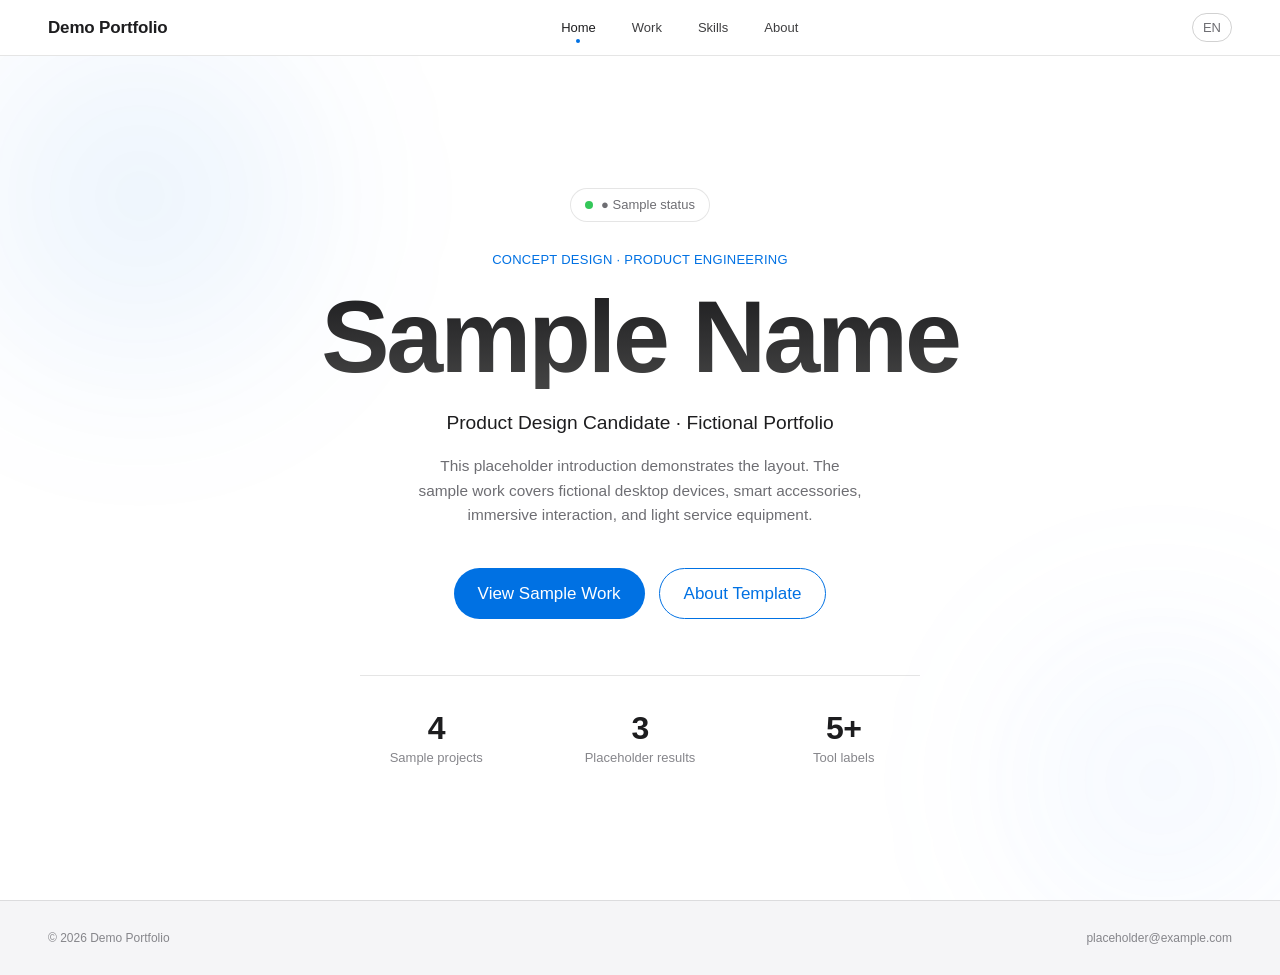
<file: index.html>
<!DOCTYPE html>
<html lang="zh-CN">
<head>
  <meta charset="UTF-8" />
  <meta name="viewport" content="width=device-width, initial-scale=1.0, viewport-fit=cover" />
  <meta name="theme-color" content="#FFFFFF" />
  <meta name="description" content="Demo Portfolio - placeholder product design portfolio template." />
  <title>Demo Portfolio</title>
  <link rel="stylesheet" href="assets/css/style.css" />
</head>
<body data-page="home">

  <header class="nav">
    <a href="index.html" class="nav__brand">Demo Portfolio</a>
    <nav class="nav__links" aria-label="Primary">
      <a href="index.html" class="nav__link" data-page-link="home" data-i18n="nav.home">首页</a>
      <a href="work.html" class="nav__link" data-page-link="work" data-i18n="nav.work">作品</a>
      <a href="skills.html" class="nav__link" data-page-link="skills" data-i18n="nav.skills">能力</a>
      <a href="about.html" class="nav__link" data-page-link="about" data-i18n="nav.about">关于</a>
    </nav>
    <div class="nav__right">
      <button class="lang-toggle" id="langToggle" aria-label="Toggle language">
        <span data-lang="zh">中文</span>
        <span data-lang="en" hidden>EN</span>
      </button>
      <button class="menu-toggle" id="menuToggle" aria-label="Menu" aria-expanded="false">
        <span></span><span></span>
      </button>
    </div>
  </header>

  <div class="mobile-menu" id="mobileMenu" aria-hidden="true">
    <nav>
      <a href="index.html" data-i18n="nav.home">首页</a>
      <a href="work.html" data-i18n="nav.work">作品</a>
      <a href="skills.html" data-i18n="nav.skills">能力</a>
      <a href="about.html" data-i18n="nav.about">关于</a>
    </nav>
    <div class="mobile-menu__foot">
      <span data-i18n="about.basedV">示例城市 · 示例国家</span>
      <span data-i18n="footer.email">placeholder@example.com</span>
    </div>
  </div>

  <main class="welcome">
    <div class="welcome__inner">
      <div class="welcome__badge">
        <span class="welcome__dot"></span>
        <span data-i18n="welcome.status">● 示例状态</span>
      </div>

      <p class="welcome__eyebrow" data-i18n="welcome.eyebrow">概念设计 · 产品工程</p>
      <h1 class="welcome__title" data-i18n="welcome.title">示例姓名</h1>
      <p class="welcome__role" data-i18n="welcome.role">产品设计候选人 · 虚构作品集</p>
      <p class="welcome__sub" data-i18n="welcome.sub">这是一段占位简介，用于展示页面排版。示例项目覆盖虚构产品方向。</p>

      <div class="welcome__cta">
        <a href="work.html" class="btn" data-i18n="welcome.cta1">查看示例作品</a>
        <a href="about.html" class="btn btn--ghost" data-i18n="welcome.cta2">了解模板</a>
      </div>

      <ul class="welcome__stats">
        <li>
          <strong>4</strong>
          <span data-i18n="welcome.stat1">示例项目</span>
        </li>
        <li>
          <strong>3</strong>
          <span data-i18n="welcome.stat2">占位成果</span>
        </li>
        <li>
          <strong>5+</strong>
          <span data-i18n="welcome.stat3">工具标签</span>
        </li>
      </ul>
    </div>
  </main>

  <footer class="footer">
    <div class="footer__inner">
      <span data-i18n="footer.note">© 2026 Demo Portfolio</span>
      <a href="mailto:placeholder@example.com" data-i18n="footer.email">placeholder@example.com</a>
    </div>
  </footer>

  <script src="assets/js/i18n.js" defer></script>
  <script src="assets/js/main.js" defer></script>
</body>
</html>
</file>
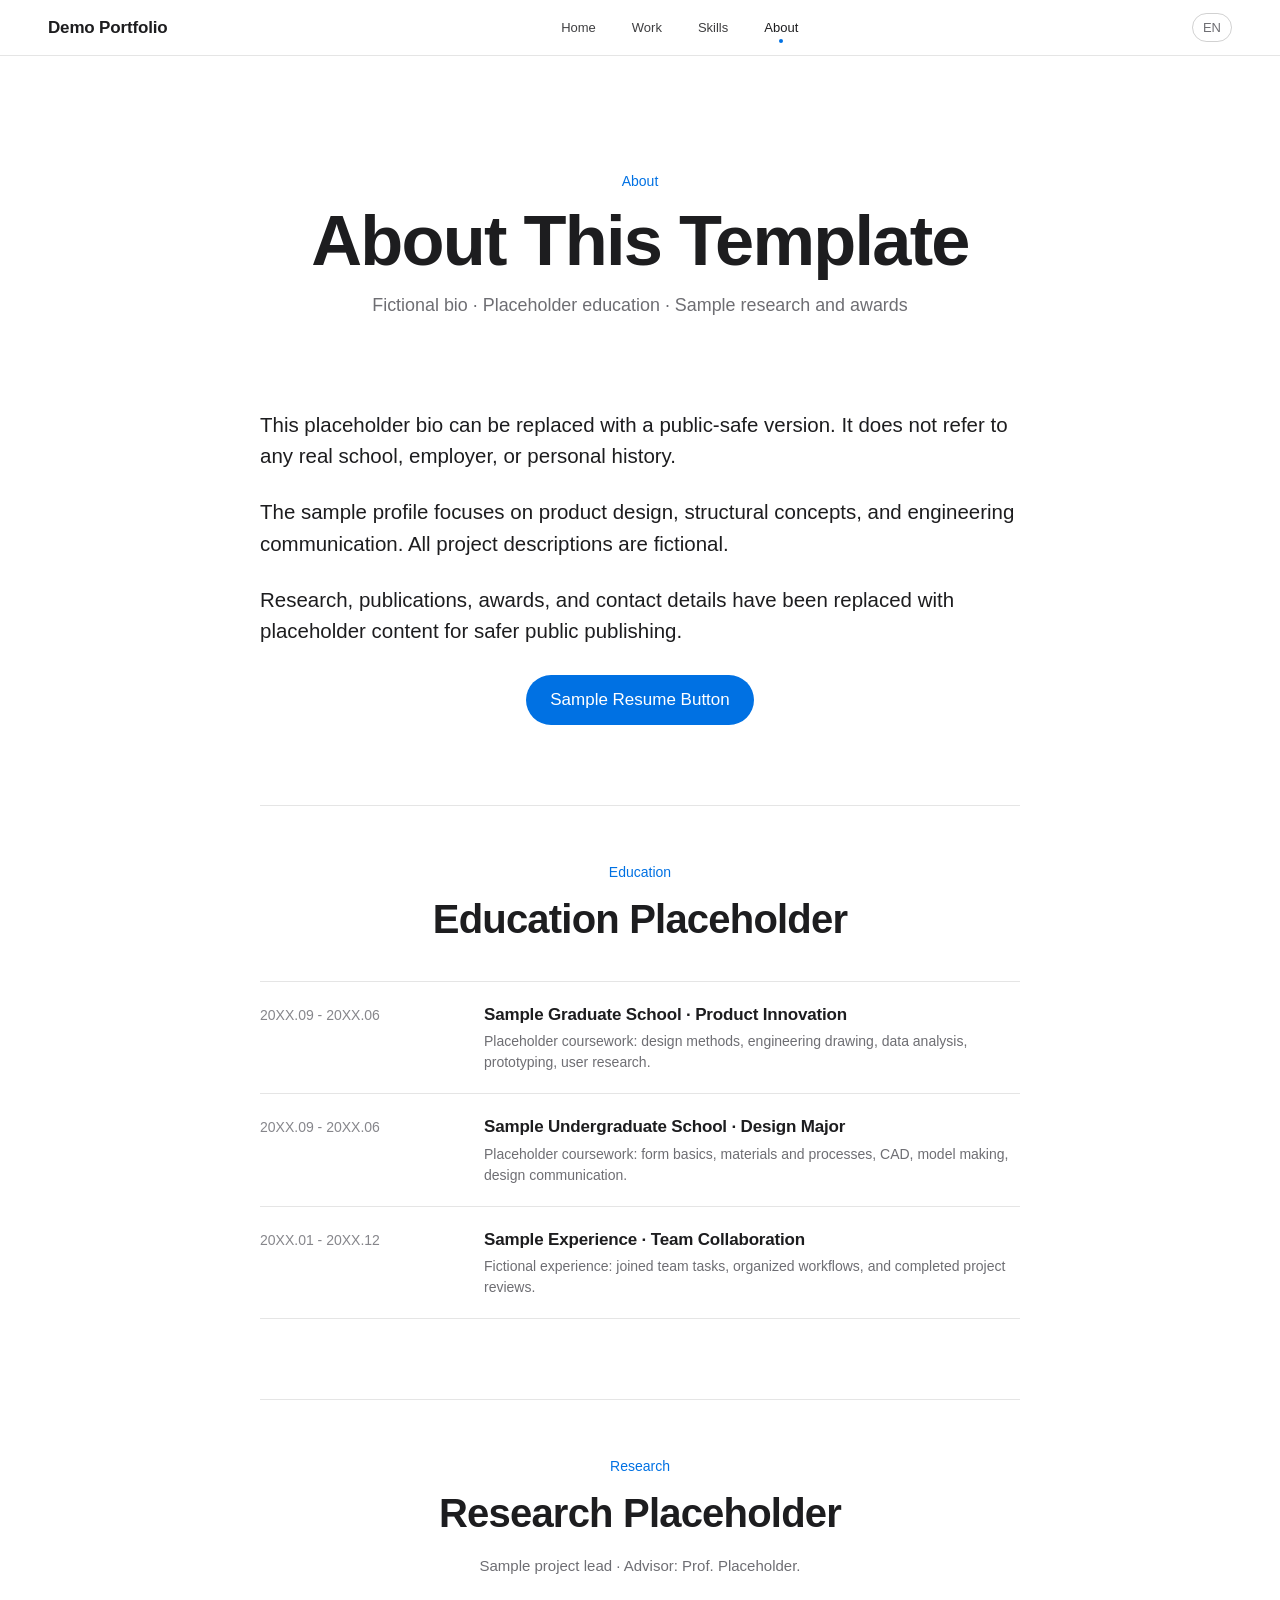
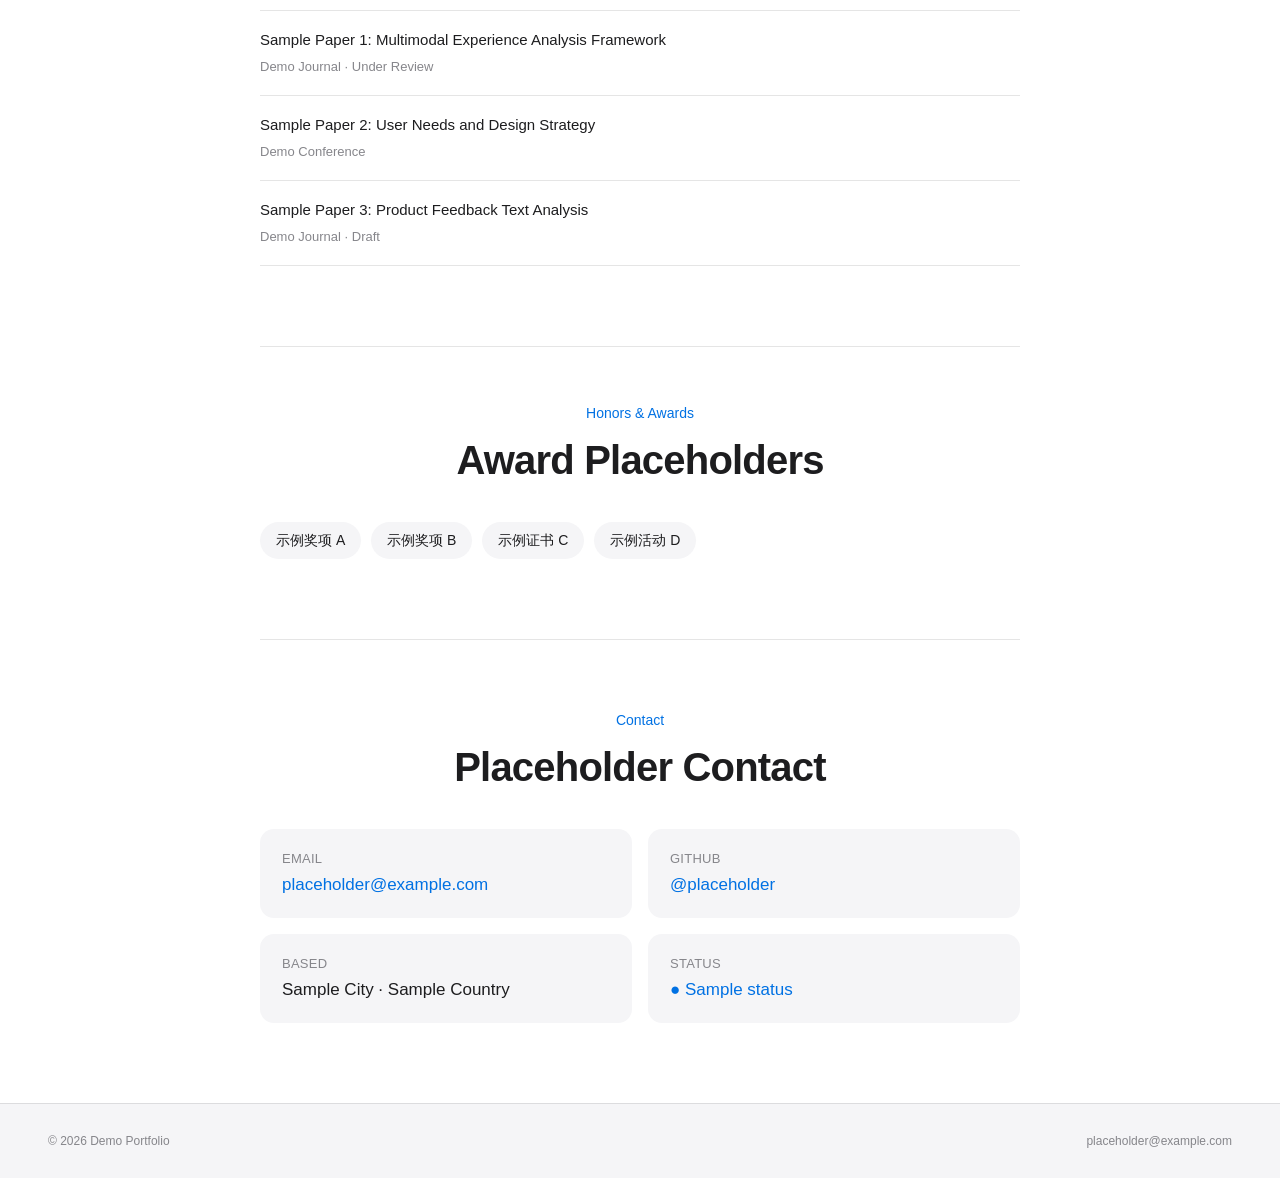
<file: about.html>
<!DOCTYPE html>
<html lang="zh-CN">
<head>
  <meta charset="UTF-8" />
  <meta name="viewport" content="width=device-width, initial-scale=1.0, viewport-fit=cover" />
  <meta name="theme-color" content="#FFFFFF" />
  <meta name="description" content="Demo Portfolio - placeholder about page." />
  <title>关于占位 · Demo Portfolio</title>
  <link rel="stylesheet" href="assets/css/style.css" />
</head>
<body data-page="about">

  <header class="nav">
    <a href="index.html" class="nav__brand">Demo Portfolio</a>
    <nav class="nav__links" aria-label="Primary">
      <a href="index.html" class="nav__link" data-page-link="home" data-i18n="nav.home">首页</a>
      <a href="work.html" class="nav__link" data-page-link="work" data-i18n="nav.work">作品</a>
      <a href="skills.html" class="nav__link" data-page-link="skills" data-i18n="nav.skills">能力</a>
      <a href="about.html" class="nav__link" data-page-link="about" data-i18n="nav.about">关于</a>
    </nav>
    <div class="nav__right">
      <button class="lang-toggle" id="langToggle" aria-label="Toggle language">
        <span data-lang="zh">中文</span>
        <span data-lang="en" hidden>EN</span>
      </button>
      <button class="menu-toggle" id="menuToggle" aria-label="Menu" aria-expanded="false">
        <span></span><span></span>
      </button>
    </div>
  </header>

  <div class="mobile-menu" id="mobileMenu" aria-hidden="true">
    <nav>
      <a href="index.html" data-i18n="nav.home">首页</a>
      <a href="work.html" data-i18n="nav.work">作品</a>
      <a href="skills.html" data-i18n="nav.skills">能力</a>
      <a href="about.html" data-i18n="nav.about">关于</a>
    </nav>
    <div class="mobile-menu__foot">
      <span data-i18n="about.basedV">示例城市 · 示例国家</span>
      <span data-i18n="footer.email">placeholder@example.com</span>
    </div>
  </div>

  <main class="page">
    <header class="page-hero">
      <p class="page-hero__eyebrow" data-i18n="about.eyebrow">About</p>
      <h1 class="page-hero__title" data-i18n="about.title">关于这个模板</h1>
      <p class="page-hero__lead" data-i18n="about.lead">虚构个人简介 · 占位教育经历 · 示例研究与奖项</p>
    </header>

    <section class="about">
      <div class="about__bio">
        <p data-i18n="about.p1">这里是一段占位个人简介，可替换为公开安全版本。</p>
        <p data-i18n="about.p2">示例人物关注产品设计、结构概念与工程表达，项目描述均为虚构场景。</p>
        <p data-i18n="about.p3">研究、论文、奖项与联系方式均已替换为占位内容。</p>
        <div class="about__cta">
          <a class="btn" href="#" data-i18n="about.cv">示例简历按钮</a>
        </div>
      </div>

      <section class="about-section">
        <header class="about-section__head">
          <p class="about-section__eyebrow" data-i18n="edu.eyebrow">Education</p>
          <h2 class="about-section__title" data-i18n="edu.title">教育背景占位</h2>
        </header>

        <ul class="timeline">
          <li class="timeline__item">
            <p class="timeline__period" data-i18n="edu.e1.period">20XX.09 - 20XX.06</p>
            <div>
              <h3 class="timeline__title" data-i18n="edu.e1.title">示例研究生院 · 产品创新方向</h3>
              <p class="timeline__detail" data-i18n="edu.e1.detail">占位课程：设计方法、工程制图、数据分析、产品原型、用户研究。</p>
            </div>
          </li>
          <li class="timeline__item">
            <p class="timeline__period" data-i18n="edu.e2.period">20XX.09 - 20XX.06</p>
            <div>
              <h3 class="timeline__title" data-i18n="edu.e2.title">示例本科院校 · 设计相关专业</h3>
              <p class="timeline__detail" data-i18n="edu.e2.detail">占位课程：造型基础、材料工艺、计算机辅助设计、模型制作、设计表达。</p>
            </div>
          </li>
          <li class="timeline__item">
            <p class="timeline__period" data-i18n="edu.e3.period">20XX.01 - 20XX.12</p>
            <div>
              <h3 class="timeline__title" data-i18n="edu.e3.title">示例经历 · 团队协作</h3>
              <p class="timeline__detail" data-i18n="edu.e3.detail">虚构经历说明：参与团队任务、流程整理与项目复盘，获得示例表彰。</p>
            </div>
          </li>
        </ul>
      </section>

      <section class="about-section">
        <header class="about-section__head">
          <p class="about-section__eyebrow" data-i18n="pub.eyebrow">Research</p>
          <h2 class="about-section__title" data-i18n="pub.title">研究与成果占位</h2>
          <p class="about-section__lead" data-i18n="pub.lead">示例课题负责人 · 指导老师：Prof. Placeholder。</p>
        </header>

        <ul class="pubs">
          <li class="pub">
            <h3 class="pub__title" data-i18n="pub.p1.title">示例论文 1：多模态体验分析框架（占位标题）</h3>
            <p class="pub__meta" data-i18n="pub.p1.meta">Demo Journal · Under Review</p>
          </li>
          <li class="pub">
            <h3 class="pub__title" data-i18n="pub.p2.title">示例论文 2：用户需求与设计策略研究（占位标题）</h3>
            <p class="pub__meta" data-i18n="pub.p2.meta">Demo Conference</p>
          </li>
          <li class="pub">
            <h3 class="pub__title" data-i18n="pub.p3.title">示例论文 3：产品反馈文本分析方法（占位标题）</h3>
            <p class="pub__meta" data-i18n="pub.p3.meta">Demo Journal · Draft</p>
          </li>
        </ul>
      </section>

      <section class="about-section">
        <header class="about-section__head">
          <p class="about-section__eyebrow" data-i18n="aw.eyebrow">Honors &amp; Awards</p>
          <h2 class="about-section__title" data-i18n="aw.title">奖项占位</h2>
        </header>

        <ul class="chips">
          <li>示例奖项 A</li>
          <li>示例奖项 B</li>
          <li>示例证书 C</li>
          <li>示例活动 D</li>
        </ul>
      </section>

      <section class="about__contact">
        <header class="about__contact-head">
          <p class="about__contact-eyebrow" data-i18n="about.contactEyebrow">Contact</p>
          <h2 class="about__contact-title" data-i18n="about.contactTitle">联系方式占位</h2>
        </header>

        <ul class="contact-cards">
          <li class="contact-card">
            <span class="contact-card__k">Email</span>
            <a class="contact-card__v" href="mailto:placeholder@example.com">placeholder@example.com</a>
          </li>
          <li class="contact-card">
            <span class="contact-card__k">GitHub</span>
            <a class="contact-card__v" href="#" target="_blank" rel="noopener">@placeholder</a>
          </li>
          <li class="contact-card">
            <span class="contact-card__k" data-i18n="about.basedK">坐标</span>
            <span class="contact-card__v" data-i18n="about.basedV">示例城市 · 示例国家</span>
          </li>
          <li class="contact-card">
            <span class="contact-card__k" data-i18n="about.availK">状态</span>
            <span class="contact-card__v is-accent" data-i18n="about.availV">● 示例状态</span>
          </li>
        </ul>
      </section>
    </section>
  </main>

  <footer class="footer">
    <div class="footer__inner">
      <span data-i18n="footer.note">© 2026 Demo Portfolio</span>
      <a href="mailto:placeholder@example.com" data-i18n="footer.email">placeholder@example.com</a>
    </div>
  </footer>

  <script src="assets/js/i18n.js" defer></script>
  <script src="assets/js/main.js" defer></script>
</body>
</html>
</file>
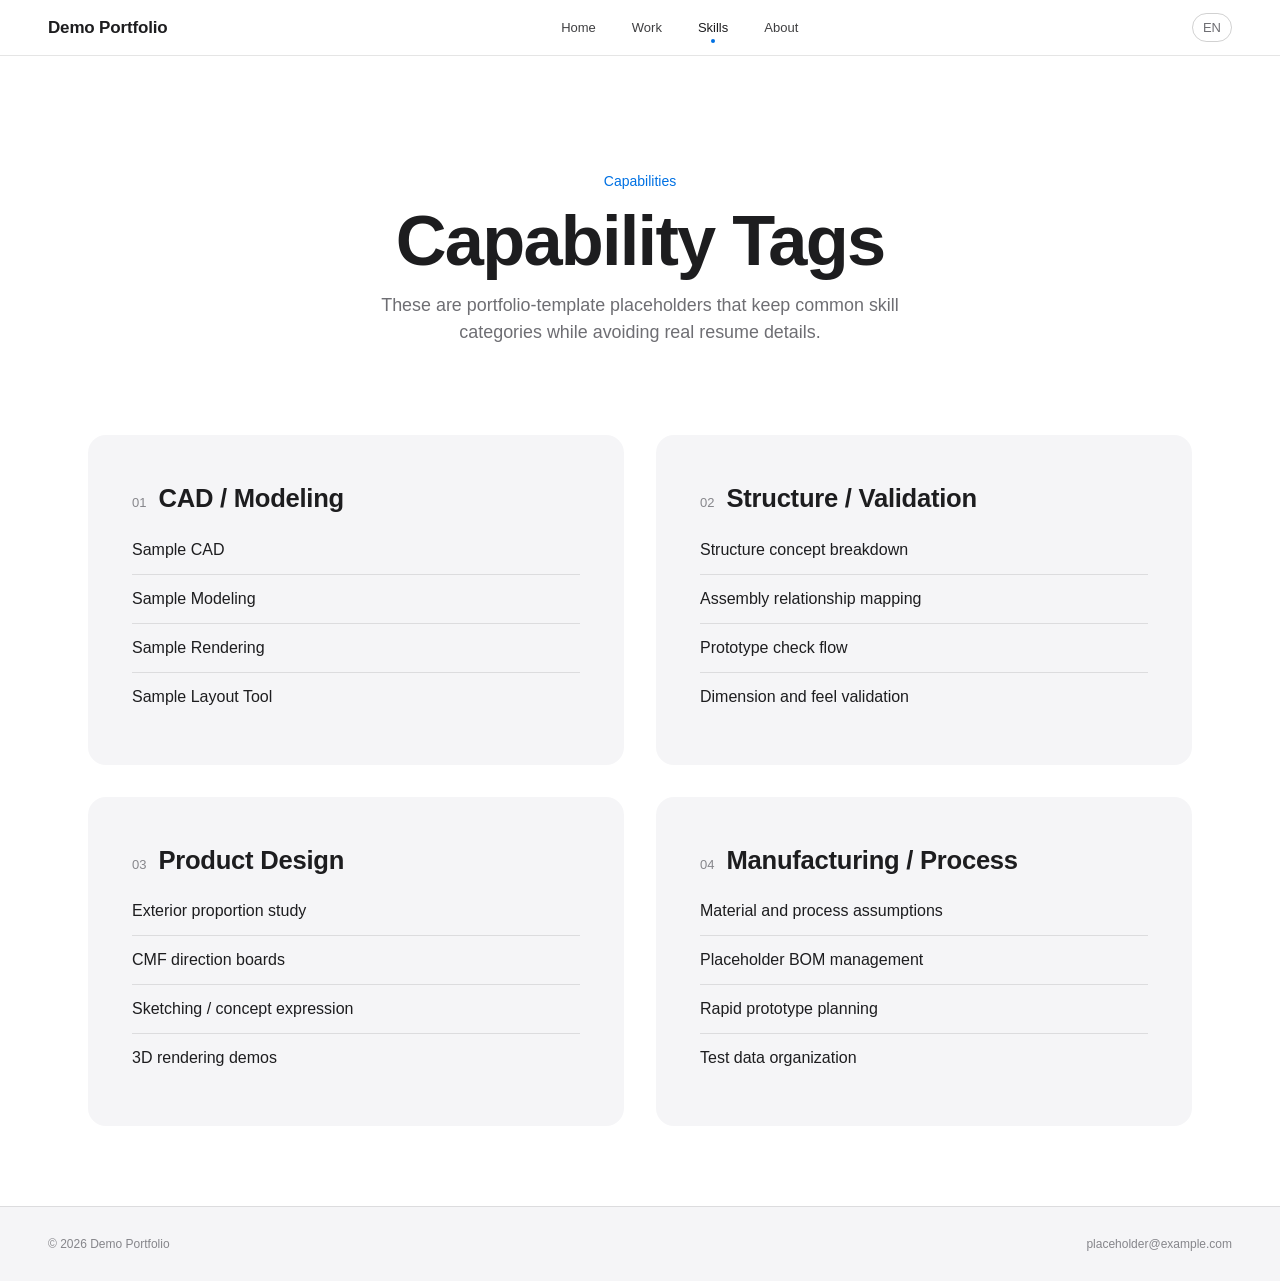
<file: skills.html>
<!DOCTYPE html>
<html lang="zh-CN">
<head>
  <meta charset="UTF-8" />
  <meta name="viewport" content="width=device-width, initial-scale=1.0, viewport-fit=cover" />
  <meta name="theme-color" content="#FFFFFF" />
  <meta name="description" content="Demo Portfolio - placeholder capability tags." />
  <title>能力占位 · Demo Portfolio</title>
  <link rel="stylesheet" href="assets/css/style.css" />
</head>
<body data-page="skills">

  <header class="nav">
    <a href="index.html" class="nav__brand">Demo Portfolio</a>
    <nav class="nav__links" aria-label="Primary">
      <a href="index.html" class="nav__link" data-page-link="home" data-i18n="nav.home">首页</a>
      <a href="work.html" class="nav__link" data-page-link="work" data-i18n="nav.work">作品</a>
      <a href="skills.html" class="nav__link" data-page-link="skills" data-i18n="nav.skills">能力</a>
      <a href="about.html" class="nav__link" data-page-link="about" data-i18n="nav.about">关于</a>
    </nav>
    <div class="nav__right">
      <button class="lang-toggle" id="langToggle" aria-label="Toggle language">
        <span data-lang="zh">中文</span>
        <span data-lang="en" hidden>EN</span>
      </button>
      <button class="menu-toggle" id="menuToggle" aria-label="Menu" aria-expanded="false">
        <span></span><span></span>
      </button>
    </div>
  </header>

  <div class="mobile-menu" id="mobileMenu" aria-hidden="true">
    <nav>
      <a href="index.html" data-i18n="nav.home">首页</a>
      <a href="work.html" data-i18n="nav.work">作品</a>
      <a href="skills.html" data-i18n="nav.skills">能力</a>
      <a href="about.html" data-i18n="nav.about">关于</a>
    </nav>
    <div class="mobile-menu__foot">
      <span data-i18n="about.basedV">示例城市 · 示例国家</span>
      <span data-i18n="footer.email">placeholder@example.com</span>
    </div>
  </div>

  <main class="page">
    <header class="page-hero">
      <p class="page-hero__eyebrow" data-i18n="skills.eyebrow">Capabilities</p>
      <h1 class="page-hero__title" data-i18n="skills.title">能力标签</h1>
      <p class="page-hero__lead" data-i18n="skills.lead">以下能力为作品集模板占位项。</p>
    </header>

    <section class="skills-grid">
      <article class="skill-card">
        <header class="skill-card__head">
          <span class="skill-card__num">01</span>
          <h2 class="skill-card__title" data-i18n="skills.g1">CAD / 建模</h2>
        </header>
        <ul class="skill-list">
          <li>Sample CAD</li>
          <li>Sample Modeling</li>
          <li>Sample Rendering</li>
          <li>Sample Layout Tool</li>
        </ul>
      </article>

      <article class="skill-card">
        <header class="skill-card__head">
          <span class="skill-card__num">02</span>
          <h2 class="skill-card__title" data-i18n="skills.g2">结构 / 验证</h2>
        </header>
        <ul class="skill-list">
          <li data-i18n="skills.s1">结构概念拆分</li>
          <li data-i18n="skills.s2">装配关系梳理</li>
          <li data-i18n="skills.s3">样件检查流程</li>
          <li data-i18n="skills.s4">尺寸与手感验证</li>
        </ul>
      </article>

      <article class="skill-card">
        <header class="skill-card__head">
          <span class="skill-card__num">03</span>
          <h2 class="skill-card__title" data-i18n="skills.g3">产品设计</h2>
        </header>
        <ul class="skill-list">
          <li data-i18n="skills.i1">外观比例探索</li>
          <li data-i18n="skills.i2">CMF 方向整理</li>
          <li data-i18n="skills.i3">草图 / 方案表达</li>
          <li data-i18n="skills.i4">3D 渲染演示</li>
        </ul>
      </article>

      <article class="skill-card">
        <header class="skill-card__head">
          <span class="skill-card__num">04</span>
          <h2 class="skill-card__title" data-i18n="skills.g4">制造 / 流程</h2>
        </header>
        <ul class="skill-list">
          <li data-i18n="skills.m1">材料与工艺假设</li>
          <li data-i18n="skills.m2">BOM 占位管理</li>
          <li data-i18n="skills.m3">快速样件规划</li>
          <li data-i18n="skills.m4">测试数据整理</li>
        </ul>
      </article>
    </section>
  </main>

  <footer class="footer">
    <div class="footer__inner">
      <span data-i18n="footer.note">© 2026 Demo Portfolio</span>
      <a href="mailto:placeholder@example.com" data-i18n="footer.email">placeholder@example.com</a>
    </div>
  </footer>

  <script src="assets/js/i18n.js" defer></script>
  <script src="assets/js/main.js" defer></script>
</body>
</html>
</file>
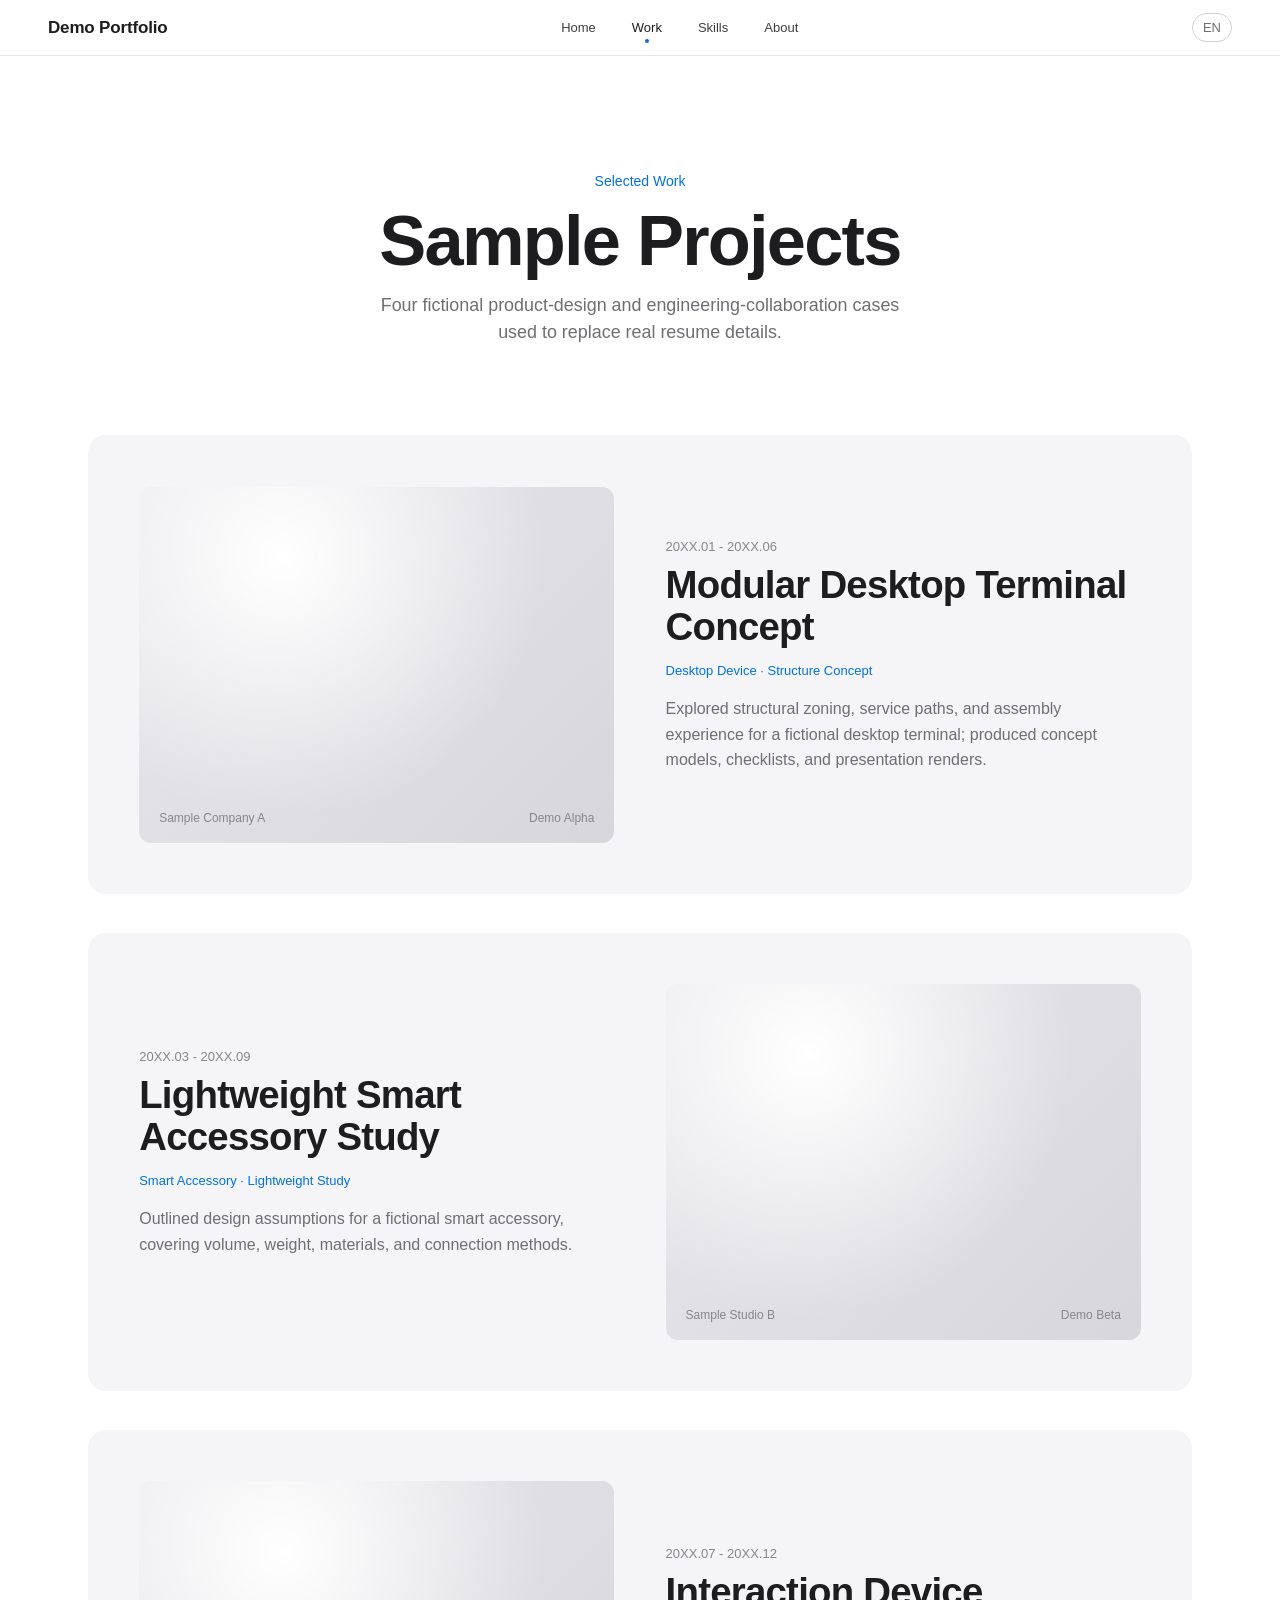
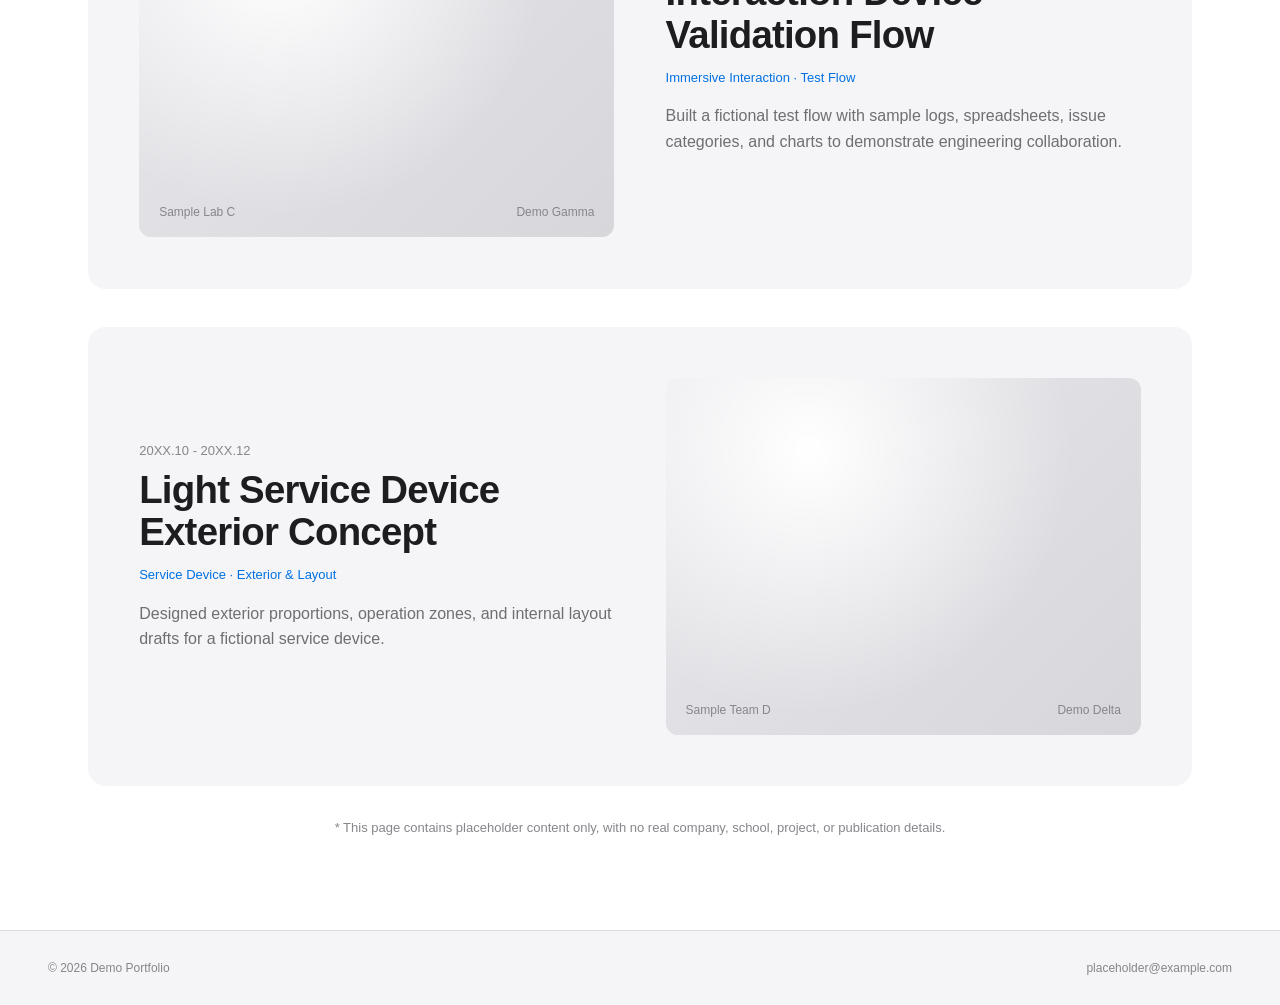
<file: work.html>
<!DOCTYPE html>
<html lang="zh-CN">
<head>
  <meta charset="UTF-8" />
  <meta name="viewport" content="width=device-width, initial-scale=1.0, viewport-fit=cover" />
  <meta name="theme-color" content="#FFFFFF" />
  <meta name="description" content="Demo Portfolio - fictional sample work." />
  <title>示例作品 · Demo Portfolio</title>
  <link rel="stylesheet" href="assets/css/style.css" />
</head>
<body data-page="work">

  <header class="nav">
    <a href="index.html" class="nav__brand">Demo Portfolio</a>
    <nav class="nav__links" aria-label="Primary">
      <a href="index.html" class="nav__link" data-page-link="home" data-i18n="nav.home">首页</a>
      <a href="work.html" class="nav__link" data-page-link="work" data-i18n="nav.work">作品</a>
      <a href="skills.html" class="nav__link" data-page-link="skills" data-i18n="nav.skills">能力</a>
      <a href="about.html" class="nav__link" data-page-link="about" data-i18n="nav.about">关于</a>
    </nav>
    <div class="nav__right">
      <button class="lang-toggle" id="langToggle" aria-label="Toggle language">
        <span data-lang="zh">中文</span>
        <span data-lang="en" hidden>EN</span>
      </button>
      <button class="menu-toggle" id="menuToggle" aria-label="Menu" aria-expanded="false">
        <span></span><span></span>
      </button>
    </div>
  </header>

  <div class="mobile-menu" id="mobileMenu" aria-hidden="true">
    <nav>
      <a href="index.html" data-i18n="nav.home">首页</a>
      <a href="work.html" data-i18n="nav.work">作品</a>
      <a href="skills.html" data-i18n="nav.skills">能力</a>
      <a href="about.html" data-i18n="nav.about">关于</a>
    </nav>
    <div class="mobile-menu__foot">
      <span data-i18n="about.basedV">示例城市 · 示例国家</span>
      <span data-i18n="footer.email">placeholder@example.com</span>
    </div>
  </div>

  <main class="page">
    <header class="page-hero">
      <p class="page-hero__eyebrow" data-i18n="work.eyebrow">Selected Work</p>
      <h1 class="page-hero__title" data-i18n="work.title">示例项目</h1>
      <p class="page-hero__lead" data-i18n="work.lead">四段虚构案例，用于替代真实履历信息。</p>
    </header>

    <section class="works">
      <article class="work-card">
        <div class="work-card__media">
          <span data-i18n="works.p1.company">示例公司 A</span>
          <span data-i18n="works.p1.code">Demo Alpha</span>
        </div>
        <div class="work-card__body">
          <p class="work-card__year" data-i18n="works.p1.year">20XX.01 - 20XX.06</p>
          <h2 class="work-card__name" data-i18n="works.p1.name">模块化桌面终端概念</h2>
          <p class="work-card__tag" data-i18n="works.p1.tag">桌面设备 · 结构概念</p>
          <p class="work-card__excerpt" data-i18n="works.p1.body"></p>
        </div>
      </article>

      <article class="work-card">
        <div class="work-card__media">
          <span data-i18n="works.p2.company">示例工作室 B</span>
          <span data-i18n="works.p2.code">Demo Beta</span>
        </div>
        <div class="work-card__body">
          <p class="work-card__year" data-i18n="works.p2.year">20XX.03 - 20XX.09</p>
          <h2 class="work-card__name" data-i18n="works.p2.name">轻量化智能配件方案</h2>
          <p class="work-card__tag" data-i18n="works.p2.tag">智能配件 · 轻量化探索</p>
          <p class="work-card__excerpt" data-i18n="works.p2.body"></p>
        </div>
      </article>

      <article class="work-card">
        <div class="work-card__media">
          <span data-i18n="works.p3.company">示例实验室 C</span>
          <span data-i18n="works.p3.code">Demo Gamma</span>
        </div>
        <div class="work-card__body">
          <p class="work-card__year" data-i18n="works.p3.year">20XX.07 - 20XX.12</p>
          <h2 class="work-card__name" data-i18n="works.p3.name">交互设备验证流程示例</h2>
          <p class="work-card__tag" data-i18n="works.p3.tag">沉浸式交互 · 测试流程</p>
          <p class="work-card__excerpt" data-i18n="works.p3.body"></p>
        </div>
      </article>

      <article class="work-card">
        <div class="work-card__media">
          <span data-i18n="works.p4.company">示例团队 D</span>
          <span data-i18n="works.p4.code">Demo Delta</span>
        </div>
        <div class="work-card__body">
          <p class="work-card__year" data-i18n="works.p4.year">20XX.10 - 20XX.12</p>
          <h2 class="work-card__name" data-i18n="works.p4.name">轻型服务设备外观概念</h2>
          <p class="work-card__tag" data-i18n="works.p4.tag">服务设备 · 外观与布局</p>
          <p class="work-card__excerpt" data-i18n="works.p4.body"></p>
        </div>
      </article>
    </section>

    <p class="work__hint" data-i18n="work.hint">* 当前页面仅使用占位内容。</p>
  </main>

  <footer class="footer">
    <div class="footer__inner">
      <span data-i18n="footer.note">© 2026 Demo Portfolio</span>
      <a href="mailto:placeholder@example.com" data-i18n="footer.email">placeholder@example.com</a>
    </div>
  </footer>

  <script src="assets/js/i18n.js" defer></script>
  <script src="assets/js/main.js" defer></script>
</body>
</html>
</file>
<file: assets/css/style.css>
/* =============================================================
   M—Y Portfolio — Apple-style Light Minimal
   Multi-page · System cursor · System fonts · Welcome-first home
   ============================================================= */

:root {
  --bg:        #FFFFFF;
  --bg-2:      #F5F5F7;
  --ink:       #1D1D1F;
  --ink-2:     #6E6E73;
  --ink-3:     #86868B;
  --line:      rgba(0, 0, 0, 0.10);
  --line-2:    rgba(0, 0, 0, 0.18);
  --accent:    #0071E3;
  --accent-h:  #0077ED;

  --f-sans: -apple-system, BlinkMacSystemFont, "SF Pro Text", "Helvetica Neue",
            "PingFang SC", "Hiragino Sans GB", "Microsoft YaHei", Arial, sans-serif;

  --pad: clamp(20px, 4vw, 48px);
  --maxw: 1200px;
  --nav-h: 56px;
  --ease: cubic-bezier(.2, .7, .15, 1);
  --radius: 980px; /* capsule */
  --radius-card: 18px;
}

* { box-sizing: border-box; }
html, body { margin: 0; padding: 0; }
html { scroll-behavior: smooth; }

body {
  background: var(--bg);
  color: var(--ink);
  font-family: var(--f-sans);
  font-weight: 400;
  font-size: 17px;
  line-height: 1.5;
  -webkit-font-smoothing: antialiased;
  -moz-osx-font-smoothing: grayscale;
  min-height: 100vh;
  display: flex;
  flex-direction: column;
}

a  { color: inherit; text-decoration: none; }
img, video { max-width: 100%; display: block; }
ul, ol { margin: 0; padding: 0; list-style: none; }
button { font: inherit; color: inherit; background: none; border: 0; cursor: pointer; padding: 0; }
::selection { background: var(--accent); color: #fff; }

/* =============================================================
   Navigation (Apple-style minimal)
   ============================================================= */
.nav {
  position: sticky;
  top: 0;
  z-index: 50;
  height: var(--nav-h);
  display: grid;
  grid-template-columns: auto 1fr auto;
  align-items: center;
  gap: clamp(20px, 4vw, 48px);
  padding: 0 var(--pad);
  background: rgba(255, 255, 255, 0.85);
  backdrop-filter: saturate(180%) blur(20px);
  -webkit-backdrop-filter: saturate(180%) blur(20px);
  border-bottom: 1px solid var(--line);
}

.nav__brand {
  font-size: 17px;
  font-weight: 600;
  letter-spacing: -0.01em;
  color: var(--ink);
}

.nav__links {
  display: flex;
  justify-content: center;
  gap: clamp(16px, 3vw, 36px);
}
.nav__link {
  font-size: 13px;
  color: var(--ink);
  opacity: 0.85;
  transition: opacity .2s var(--ease);
}
.nav__link:hover { opacity: 1; }
.nav__link.is-active {
  opacity: 1;
  color: var(--ink);
  position: relative;
}
.nav__link.is-active::after {
  content: "";
  position: absolute;
  left: 50%;
  bottom: -6px;
  width: 4px; height: 4px;
  background: var(--accent);
  border-radius: 50%;
  transform: translateX(-50%);
}

.lang-toggle {
  font-size: 13px;
  color: var(--ink-2);
  padding: 4px 10px;
  border-radius: 999px;
  border: 1px solid var(--line-2);
  transition: color .2s, border-color .2s, background .2s;
}
.lang-toggle:hover { color: var(--ink); border-color: var(--ink); }

.menu-toggle {
  display: none;
  flex-direction: column;
  gap: 5px;
  padding: 8px;
  margin-right: -8px;
}
.menu-toggle span {
  display: block;
  width: 20px; height: 1.5px;
  background: var(--ink);
  transition: transform .25s var(--ease);
}
.menu-toggle[aria-expanded="true"] span:nth-child(1) { transform: translateY(3.25px) rotate(45deg); }
.menu-toggle[aria-expanded="true"] span:nth-child(2) { transform: translateY(-3.25px) rotate(-45deg); }

.nav__right {
  display: flex;
  align-items: center;
  gap: 12px;
  justify-self: end;
}

/* Mobile menu overlay */
.mobile-menu {
  position: fixed; inset: 0;
  z-index: 40;
  background: var(--bg);
  padding: 80px var(--pad) 32px;
  display: flex;
  flex-direction: column;
  justify-content: space-between;
  transform: translateY(-100%);
  transition: transform .35s var(--ease);
  visibility: hidden;
}
.mobile-menu.is-open { transform: translateY(0); visibility: visible; }
.mobile-menu nav { display: flex; flex-direction: column; gap: 24px; }
.mobile-menu nav a {
  font-size: clamp(28px, 7vw, 40px);
  font-weight: 600;
  letter-spacing: -0.02em;
  line-height: 1;
  color: var(--ink);
}
.mobile-menu__foot {
  font-size: 13px;
  color: var(--ink-2);
  display: flex;
  justify-content: space-between;
  border-top: 1px solid var(--line);
  padding-top: 16px;
}

/* =============================================================
   Buttons (Apple capsule style)
   ============================================================= */
.btn {
  display: inline-flex;
  align-items: center;
  justify-content: center;
  gap: 6px;
  padding: 12px 24px;
  font-family: inherit;
  font-size: 17px;
  font-weight: 400;
  border-radius: var(--radius);
  background: var(--accent);
  color: #fff;
  transition: background .2s var(--ease), transform .15s var(--ease);
  text-align: center;
  white-space: nowrap;
}
.btn:hover { background: var(--accent-h); }
.btn:active { transform: scale(0.98); }

.btn--ghost {
  background: transparent;
  color: var(--accent);
  padding: 12px 24px;
  border: 1px solid var(--accent);
}
.btn--ghost:hover { background: rgba(0, 113, 227, 0.06); }

/* Inline link CTA: "了解更多 ›" */
.link-cta {
  display: inline-flex;
  align-items: center;
  gap: 4px;
  color: var(--accent);
  font-size: 17px;
  transition: color .2s;
}
.link-cta::after {
  content: "›";
  display: inline-block;
  transition: transform .2s var(--ease);
}
.link-cta:hover { color: var(--accent-h); }
.link-cta:hover::after { transform: translateX(3px); }

/* =============================================================
   HOME / Welcome page (one-screen, centered, refined)
   ============================================================= */
.welcome {
  flex: 1;
  position: relative;
  display: flex;
  justify-content: center;
  align-items: center;
  padding: clamp(48px, 8vw, 96px) var(--pad);
  text-align: center;
  min-height: calc(100vh - var(--nav-h));
  min-height: calc(100svh - var(--nav-h));
  overflow: hidden;
  isolation: isolate;
}

/* Soft ambient background — subtle radial blobs for visual depth */
.welcome::before,
.welcome::after {
  content: "";
  position: absolute;
  z-index: -1;
  border-radius: 50%;
  filter: blur(80px);
  opacity: 0.55;
  pointer-events: none;
}
.welcome::before {
  width: 520px;
  height: 520px;
  top: -120px;
  left: -120px;
  background: radial-gradient(circle, rgba(0, 113, 227, 0.18), transparent 70%);
}
.welcome::after {
  width: 440px;
  height: 440px;
  bottom: -100px;
  right: -100px;
  background: radial-gradient(circle, rgba(120, 170, 255, 0.18), transparent 70%);
}

.welcome__inner {
  display: flex;
  flex-direction: column;
  align-items: center;
  max-width: 720px;
  width: 100%;
}

/* Status pill at top */
.welcome__badge {
  display: inline-flex;
  align-items: center;
  gap: 8px;
  padding: 6px 14px;
  font-size: 13px;
  font-weight: 500;
  color: var(--ink-2);
  background: rgba(255, 255, 255, 0.7);
  border: 1px solid var(--line);
  border-radius: 999px;
  backdrop-filter: blur(10px);
  -webkit-backdrop-filter: blur(10px);
  margin-bottom: 28px;
}
.welcome__dot {
  width: 8px;
  height: 8px;
  border-radius: 50%;
  background: #34C759;
  box-shadow: 0 0 0 0 rgba(52, 199, 89, 0.55);
  animation: pulse 2s ease-out infinite;
}
@keyframes pulse {
  0%   { box-shadow: 0 0 0 0 rgba(52, 199, 89, 0.55); }
  70%  { box-shadow: 0 0 0 10px rgba(52, 199, 89, 0); }
  100% { box-shadow: 0 0 0 0 rgba(52, 199, 89, 0); }
}

.welcome__eyebrow {
  font-size: 13px;
  font-weight: 500;
  color: var(--accent);
  margin: 0 0 16px;
  letter-spacing: 0.02em;
  text-transform: uppercase;
}

.welcome__title {
  font-size: clamp(52px, 8vw, 104px);
  font-weight: 600;
  line-height: 1.02;
  letter-spacing: -0.03em;
  color: var(--ink);
  margin: 0 0 20px;
  background: linear-gradient(180deg, var(--ink) 0%, #444 100%);
  -webkit-background-clip: text;
  background-clip: text;
  -webkit-text-fill-color: transparent;
}

.welcome__role {
  font-size: clamp(18px, 1.5vw, 22px);
  font-weight: 500;
  color: var(--ink);
  margin: 0 0 16px;
}

.welcome__sub {
  font-size: clamp(15px, 1.2vw, 18px);
  font-weight: 400;
  line-height: 1.6;
  color: var(--ink-2);
  margin: 0 0 40px;
  max-width: 52ch;
}

.welcome__cta {
  display: flex;
  gap: 14px;
  flex-wrap: wrap;
  justify-content: center;
  margin-bottom: 56px;
}

/* Stats row at bottom */
.welcome__stats {
  display: grid;
  grid-template-columns: repeat(3, minmax(0, 1fr));
  gap: clamp(20px, 4vw, 56px);
  width: 100%;
  max-width: 560px;
  padding-top: 36px;
  border-top: 1px solid var(--line);
}
.welcome__stats li {
  display: flex;
  flex-direction: column;
  gap: 4px;
  align-items: center;
}
.welcome__stats strong {
  font-size: clamp(26px, 3vw, 32px);
  font-weight: 600;
  letter-spacing: -0.02em;
  color: var(--ink);
  line-height: 1;
}
.welcome__stats span {
  font-size: 13px;
  color: var(--ink-3);
  font-weight: 500;
}

/* =============================================================
   Sub-page layout
   ============================================================= */
.page {
  flex: 1;
  width: 100%;
  max-width: var(--maxw);
  margin: 0 auto;
  padding: clamp(60px, 9vw, 120px) var(--pad) clamp(48px, 7vw, 80px);
}

.page-hero {
  text-align: center;
  margin-bottom: clamp(48px, 7vw, 96px);
}
.page-hero__eyebrow {
  font-size: 14px;
  font-weight: 500;
  color: var(--accent);
  margin: 0 0 12px;
}
.page-hero__title {
  font-size: clamp(40px, 5.5vw, 72px);
  font-weight: 600;
  line-height: 1.05;
  letter-spacing: -0.025em;
  margin: 0 0 14px;
}
.page-hero__lead {
  font-size: clamp(17px, 1.4vw, 21px);
  font-weight: 400;
  line-height: 1.5;
  color: var(--ink-2);
  margin: 0 auto;
  max-width: 56ch;
}

/* =============================================================
   Work page — product-page style cards
   ============================================================= */
.works {
  display: flex;
  flex-direction: column;
  gap: clamp(24px, 3vw, 40px);
}
.work-card {
  background: var(--bg-2);
  border-radius: var(--radius-card);
  padding: clamp(28px, 4vw, 56px);
  display: grid;
  grid-template-columns: 1fr 1fr;
  gap: clamp(28px, 4vw, 56px);
  align-items: center;
  transition: transform .25s var(--ease), box-shadow .25s var(--ease);
}
.work-card:hover {
  transform: translateY(-2px);
  box-shadow: 0 24px 60px -32px rgba(0, 0, 0, 0.18);
}
.work-card__media {
  aspect-ratio: 4 / 3;
  background:
    radial-gradient(circle at 30% 20%, #FFFFFF 0%, transparent 60%),
    linear-gradient(135deg, #E8E8EC 0%, #D6D6DB 100%);
  border-radius: 12px;
  display: flex;
  align-items: flex-end;
  justify-content: space-between;
  padding: 16px 20px;
  font-size: 12px;
  color: var(--ink-3);
  font-weight: 500;
}
.work-card__body { display: flex; flex-direction: column; }
.work-card__year {
  font-size: 13px;
  color: var(--ink-3);
  margin: 0 0 8px;
  font-weight: 500;
}
.work-card__name {
  font-size: clamp(26px, 3vw, 40px);
  font-weight: 600;
  letter-spacing: -0.02em;
  line-height: 1.1;
  margin: 0 0 12px;
  color: var(--ink);
}
.work-card__tag {
  font-size: 13px;
  color: var(--accent);
  font-weight: 500;
  margin: 0 0 16px;
}
.work-card__excerpt {
  font-size: 16px;
  line-height: 1.6;
  color: var(--ink-2);
  margin: 0 0 20px;
}
.work-card__cta { margin-top: auto; }

.work-card:nth-child(even) {
  grid-template-areas: "body media";
}
.work-card:nth-child(even) .work-card__media { grid-area: media; }
.work-card:nth-child(even) .work-card__body  { grid-area: body; }

.work__hint {
  font-size: 13px;
  color: var(--ink-3);
  text-align: center;
  margin-top: 32px;
}

/* =============================================================
   Skills page — card grid
   ============================================================= */
.skills-grid {
  display: grid;
  grid-template-columns: repeat(2, 1fr);
  gap: clamp(20px, 2.5vw, 32px);
}
.skill-card {
  background: var(--bg-2);
  border-radius: var(--radius-card);
  padding: clamp(28px, 3.5vw, 44px);
}
.skill-card__head {
  display: flex;
  align-items: baseline;
  gap: 12px;
  margin-bottom: 20px;
}
.skill-card__num {
  font-size: 13px;
  color: var(--ink-3);
  font-weight: 500;
}
.skill-card__title {
  font-size: clamp(20px, 2vw, 26px);
  font-weight: 600;
  letter-spacing: -0.01em;
  margin: 0;
}
.skill-list { display: flex; flex-direction: column; }
.skill-list li {
  font-size: 16px;
  color: var(--ink);
  padding: 12px 0;
  border-top: 1px solid var(--line);
}
.skill-list li:first-child { border-top: 0; padding-top: 0; }

/* =============================================================
   About page — centered, generous
   ============================================================= */
.about {
  max-width: 760px;
  margin: 0 auto;
}
.about__bio p {
  font-size: clamp(19px, 1.6vw, 22px);
  line-height: 1.55;
  color: var(--ink);
  margin: 0 0 24px;
  font-weight: 400;
}
.about__cta { margin-top: 28px; text-align: center; }

/* About — secondary section blocks */
.about-section {
  margin-top: clamp(56px, 7vw, 80px);
  padding-top: clamp(40px, 5vw, 56px);
  border-top: 1px solid var(--line);
}
.about-section__head {
  text-align: center;
  margin-bottom: 32px;
}
.about-section__eyebrow {
  font-size: 14px;
  color: var(--accent);
  font-weight: 500;
  margin: 0 0 6px;
}
.about-section__title {
  font-size: clamp(28px, 3.5vw, 40px);
  font-weight: 600;
  letter-spacing: -0.02em;
  margin: 0;
}
.about-section__lead {
  font-size: 15px;
  color: var(--ink-2);
  margin: 12px auto 0;
  max-width: 56ch;
}

/* Timeline (education, etc.) */
.timeline { display: flex; flex-direction: column; }
.timeline__item {
  padding: 20px 0;
  border-top: 1px solid var(--line);
  display: grid;
  grid-template-columns: 200px 1fr;
  gap: 24px;
  align-items: baseline;
}
.timeline__item:last-child { border-bottom: 1px solid var(--line); }
.timeline__period {
  font-size: 14px;
  color: var(--ink-3);
  font-weight: 500;
  margin: 0;
}
.timeline__title {
  font-size: 17px;
  font-weight: 600;
  margin: 0 0 4px;
  letter-spacing: -0.01em;
}
.timeline__detail {
  font-size: 14px;
  color: var(--ink-2);
  margin: 0;
  line-height: 1.5;
}
@media (max-width: 640px) {
  .timeline__item { grid-template-columns: 1fr; gap: 6px; }
}

/* Publications list */
.pubs { display: flex; flex-direction: column; }
.pub {
  padding: 18px 0;
  border-top: 1px solid var(--line);
}
.pub:last-child { border-bottom: 1px solid var(--line); }
.pub__title {
  font-size: 15px;
  font-weight: 500;
  line-height: 1.5;
  margin: 0 0 6px;
}
.pub__meta {
  font-size: 13px;
  color: var(--ink-3);
  margin: 0;
}

/* Award chips */
.chips {
  display: flex;
  flex-wrap: wrap;
  gap: 10px;
}
.chips li {
  padding: 8px 16px;
  background: var(--bg-2);
  border-radius: 999px;
  font-size: 14px;
  color: var(--ink);
  white-space: nowrap;
}

.about__contact {
  margin-top: clamp(56px, 7vw, 80px);
  padding-top: clamp(40px, 5vw, 56px);
  border-top: 1px solid var(--line);
}
.about__contact-head {
  text-align: center;
  margin-bottom: 32px;
}
.about__contact-eyebrow {
  font-size: 14px;
  color: var(--accent);
  font-weight: 500;
  margin-bottom: 6px;
}
.about__contact-title {
  font-size: clamp(28px, 3.5vw, 40px);
  font-weight: 600;
  letter-spacing: -0.02em;
  margin: 0;
}
.contact-cards {
  display: grid;
  grid-template-columns: repeat(2, 1fr);
  gap: 16px;
}
.contact-card {
  background: var(--bg-2);
  border-radius: 14px;
  padding: 20px 22px;
  display: flex;
  flex-direction: column;
  gap: 4px;
}
.contact-card__k {
  font-size: 13px;
  color: var(--ink-3);
  font-weight: 500;
  letter-spacing: 0.02em;
  text-transform: uppercase;
}
.contact-card__v {
  font-size: 17px;
  color: var(--ink);
  word-break: break-word;
}
.contact-card a.contact-card__v { color: var(--accent); }
.contact-card a.contact-card__v:hover { color: var(--accent-h); }
.contact-card__v.is-accent { color: var(--accent); }

/* =============================================================
   Footer
   ============================================================= */
.footer {
  margin-top: auto;
  border-top: 1px solid var(--line);
  padding: 28px var(--pad);
  background: var(--bg-2);
}
.footer__inner {
  max-width: var(--maxw);
  margin: 0 auto;
  display: flex;
  justify-content: space-between;
  flex-wrap: wrap;
  gap: 12px;
  font-size: 12px;
  color: var(--ink-3);
}
.footer a { color: var(--ink-3); }
.footer a:hover { color: var(--ink); }

/* =============================================================
   Subtle entrance (single fade, respects reduced motion)
   ============================================================= */
@media (prefers-reduced-motion: no-preference) {
  .welcome__inner > *,
  .page-hero,
  .work-card,
  .skill-card,
  .about__bio,
  .about__contact {
    animation: rise .55s var(--ease) both;
  }
  .welcome__badge       { animation-delay: 0s;   }
  .welcome__eyebrow     { animation-delay: .05s; }
  .welcome__title       { animation-delay: .10s; }
  .welcome__role        { animation-delay: .16s; }
  .welcome__sub         { animation-delay: .22s; }
  .welcome__cta         { animation-delay: .28s; }
  .welcome__stats       { animation-delay: .34s; }
  .work-card:nth-child(2) { animation-delay: .05s; }
  .work-card:nth-child(3) { animation-delay: .10s; }
  .work-card:nth-child(4) { animation-delay: .15s; }
  .skill-card:nth-child(2) { animation-delay: .05s; }
  .skill-card:nth-child(3) { animation-delay: .10s; }
  .skill-card:nth-child(4) { animation-delay: .15s; }
}
@keyframes rise {
  from { opacity: 0; transform: translateY(8px); }
  to   { opacity: 1; transform: translateY(0); }
}

/* =============================================================
   Responsive
   ============================================================= */
@media (max-width: 900px) {
  .nav__links { display: none; }
  .menu-toggle { display: flex; }

  .work-card {
    grid-template-columns: 1fr;
    gap: 24px;
  }
  .work-card:nth-child(even) {
    grid-template-areas: none;
  }
  .work-card:nth-child(even) .work-card__media,
  .work-card:nth-child(even) .work-card__body {
    grid-area: auto;
  }

  .skills-grid { grid-template-columns: 1fr; }
  .contact-cards { grid-template-columns: 1fr; }
}

@media (max-width: 520px) {
  .welcome__stats { gap: 16px; padding-top: 28px; }
  .welcome__stats strong { font-size: 24px; }
  .welcome__stats span { font-size: 12px; }
}
</file>
